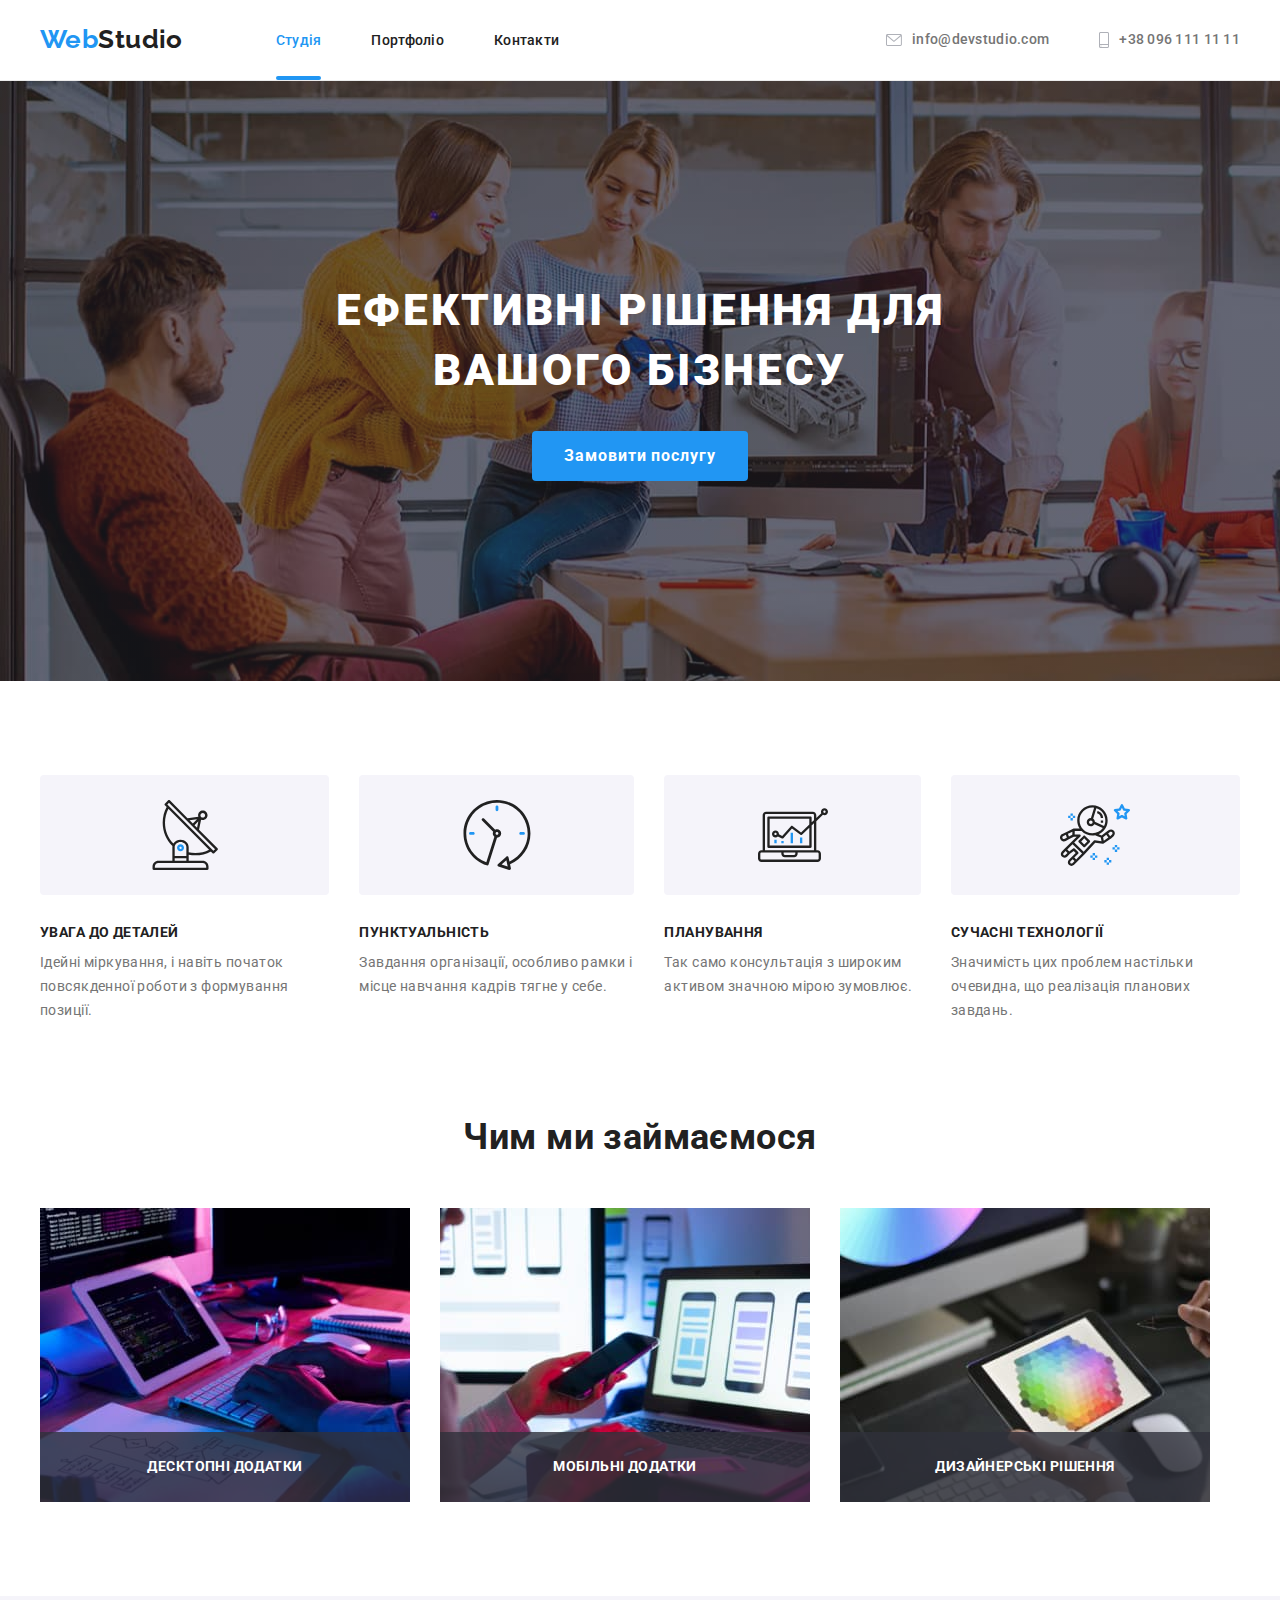
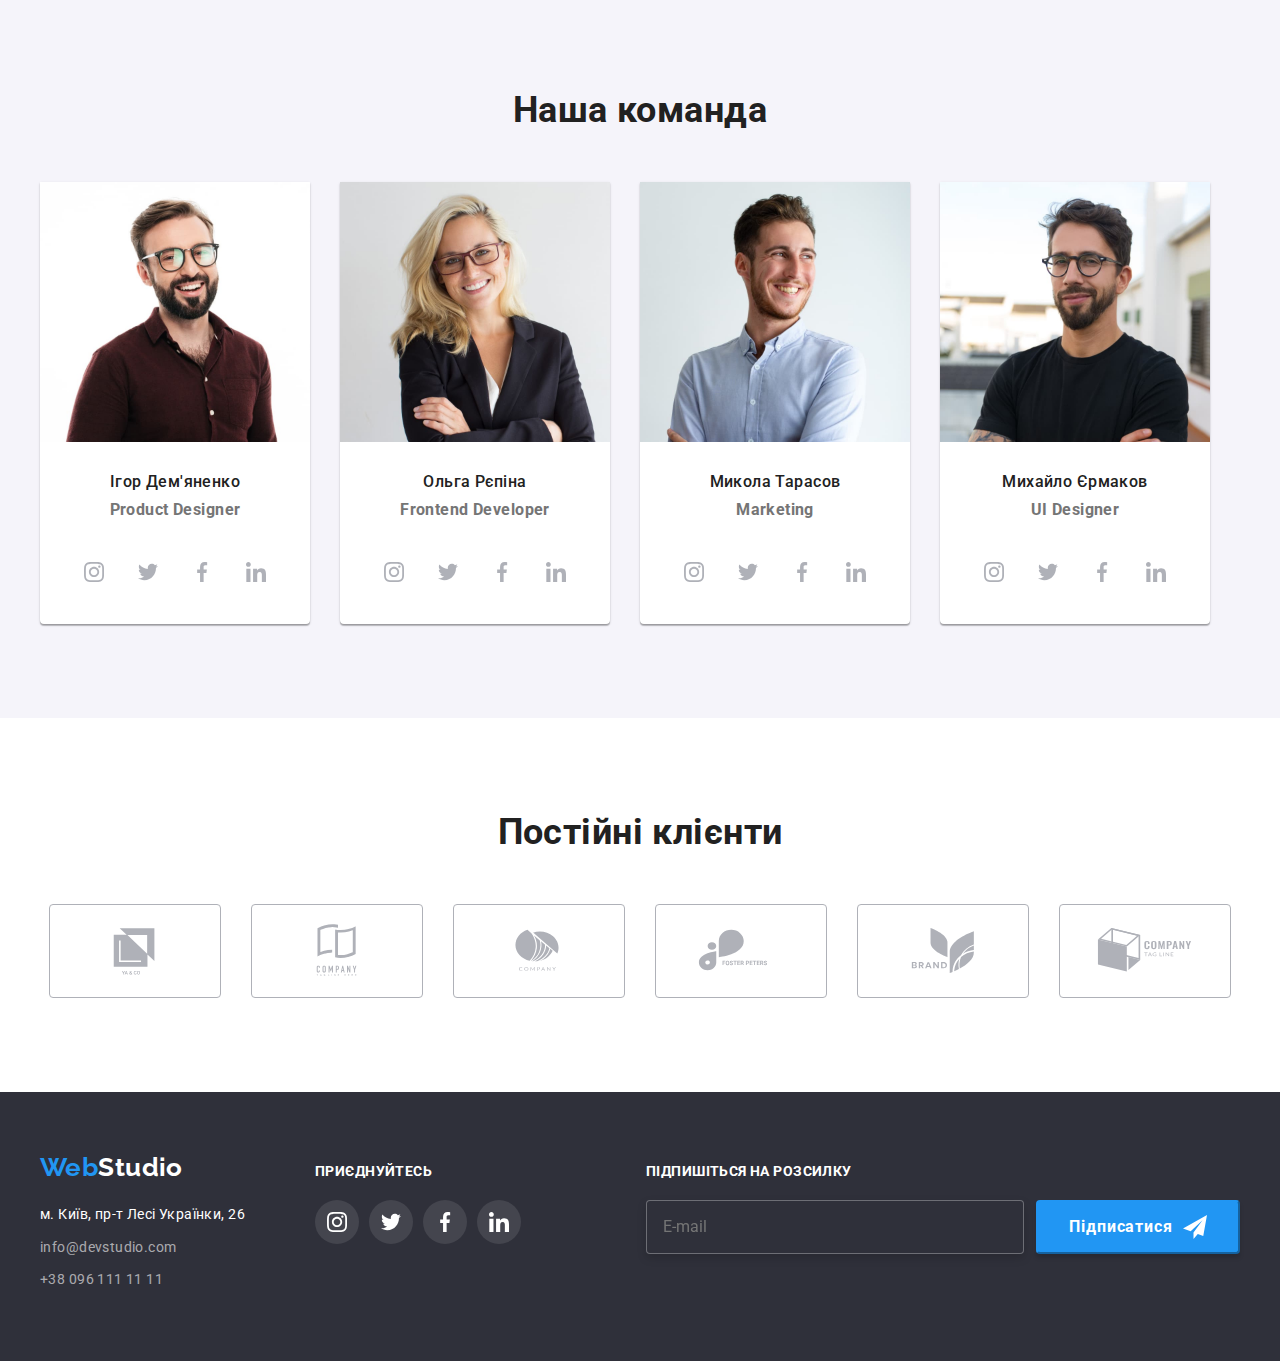
<file: index.html>
<!DOCTYPE html>
    <html lang="uk"> 
        <head>
            <meta charset="UTF-8" >
            <meta http-equiv="X-UA-Compatible" content="IE=edge" >
            <meta name="viewport" content="width=device-width, initial-scale=1.0" >
            <meta name="description" content="WebStudio" >
            <title>WebStudio</title>

            <link rel="preconnect" href="https://fonts.googleapis.com">
            <link rel="preconnect" href="https://fonts.gstatic.com" crossorigin>
            <link href="https://fonts.googleapis.com/css2?family=Raleway:wght@700&family=Roboto:wght@400;500;700;900&display=swap"
                rel="stylesheet">

            <link rel="stylesheet" href="./css/main.min.css">
        </head>        
        <body class="page">
            <header class="header">
                <div class="container container-nav">
                    <nav class="nav">
                        <a class="nav__logo-link" href="./index.html" target="_blank" rel="noopener noreferrer"><span
                                class="nav__span-header">Web</span>Studio</a>
                        <ul class="nav__list">
                            <li class="nav__item">
                                <a class="nav__link current" href="./index.html" target="_blank" rel="noopener noreferrer">Студія</a>
                            </li>
                            <li class="nav__item">
                                <a class="nav__sublink" href="./portfolio.html" target="_blank"
                                    rel="noopener noreferrer">Портфоліо</a>
                            </li>
                            <li class="nav__item">
                                <a class="nav__link-contacts" href="./index.html" target="_blank" rel="noopener noreferrer">Контакти</a>
                            </li>
                        </ul>
                    </nav>
                    <ul class="group">
                        <li class="group__item">
                            <a class="group__link" href="mailto:info@devstudio.com">
                                <svg class="group__icon">
                                    <use href="./images/symbol-defs.svg#icon-mail"></use>
                                </svg>
                                info@devstudio.com
                            </a>
                        </li>
                        <li class="group__item">
                            <a class="group__sublink" href="tel:++380961111111">
                                <svg class="group__subicon">
                                    <use href="./images/symbol-defs.svg#icon-tel"></use>
                                </svg>
                                +38 096 111 11 11
                            </a>
                        </li>
                    </ul>
                </div>
            </header>
        <main>
            <section class="section-hero">
                <div class="container">
                    <h1 class="section-hero__title">Ефективні рішення для вашого бізнесу</h1>
                    <button class="section-hero__btn" type="button" data-modal-open>Замовити послугу</button>
                </div>
            </section>
                <section class="section-benefits">
                    <div class="container">
                        <h2 hidden class="section-benefits__title">Перелік переваг WebStudio</h2>
                        <ul class="section-benefits__list">
                            <li class="section-benefits__item">
                                <div class="section-benefits__svg-benefits">
                                    <svg class="section-benefits__icon">
                                        <use href="./images/symbol-defs.svg#icon-antena"></use>
                                    </svg>
                                </div>
                                <h3 class="section-benefits__subtitle">Увага до деталей</h3>
                                <p class="section-benefits__text">Ідейні міркування, і навіть початок повсякденної роботи з формування позиції.
                                </p>
                            </li>
                            <li class="section-benefits__item">
                                <div class="section-benefits__svg-benefits">
                                    <svg class="section-benefits__icon">
                                        <use href="./images/symbol-defs.svg#icon-clock"></use>
                                    </svg>
                                </div>
                                <h3 class="section-benefits__subtitle">Пунктуальність</h3>
                                <p class="section-benefits__text">Завдання організації, особливо рамки і місце навчання кадрів тягне у себе.</p>
                            </li>
                            <li class="section-benefits__item">
                                <div class="section-benefits__svg-benefits">
                                    <svg class="section-benefits__icon">
                                        <use href="./images/symbol-defs.svg#icon-vector"></use>
                                    </svg>
                                </div>
                                <h3 class="section-benefits__subtitle">Планування</h3>
                                <p class="section-benefits__text">Так само консультація з широким активом значною мірою зумовлює.</p>
                            </li>
                            <li class="section-benefits__item">
                                <div class="section-benefits__svg-benefits">
                                    <svg class="section-benefits__icon">
                                        <use href="./images/symbol-defs.svg#icon-space"></use>
                                    </svg>
                                </div>
                                <h3 class="section-benefits__subtitle">Сучасні технології</h3>
                                <p class="section-benefits__text">Значимість цих проблем настільки очевидна, що реалізація планових завдань.</p>
                            </li>
                        </ul>
                    </div>
                </section>
            <section class="section-logo section">
                <div class="container">
                    <h2 class="section-logo__title">Чим ми займаємося</h2>
                    <ul class="section-logo__list">
                        <li class="section-logo__item">
                            <img class="section-logo__img" src="./images/tablet.jpg" alt="Tablet" width="370" height="294" >
                            <div class="section-logo__desc">
                                <p class="section-logo__text">Десктопні додатки</p>
                            </div>
                        </li>
                        <li class="section-logo__item">
                            <img class="section-logo__img" src="./images/notebook.jpg" alt="Notebook" width="370" height="294" >
                            <div class="section-logo__desc">
                                <p class="section-logo__text">Мобільні додатки</p>
                            </div>
                        </li>
                        <li class="section-logo__item">
                            <img class="section-logo__img" src="./images/tablet-2.jpg" alt="Tablet-2" width="370" height="294" >
                            <div class="section-logo__desc">
                                <p class="section-logo__text">Дизайнерські рішення</p>
                            </div>
                        </li>
                    </ul>
                </div>
            </section>
            <section class="section section-team">
                <div class="container">
                    <h2 class="section-team__title">Наша команда</h2>
                    <ul class="section-team__list">
                        <li class="section-team__item">
                            <img class="section-team__img" src="./images/product-designer.jpg" alt="Product Designer" width="270" height="260" >
                            <h3 class="section-team__name">Ігор Дем'яненко</h3>
                            <p class="section-team__text">Product Designer</p>
                            <ul class="team-socialweb">
                                <li class="team-socialweb__item">
                                    <a class="team-socialweb__link" href="">
                                        <svg class="team-socialweb__logo">
                                            <use href="./images/symbol-defs.svg#icon-instagram"></use>
                                        </svg>
                                </a>
                                </li>
                                <li class="team-socialweb__item">
                                    <a class="team-socialweb__link" href="">
                                        <svg class="team-socialweb__logo">
                                            <use href="./images/symbol-defs.svg#icon-twitter"></use>
                                        </svg>
                                    </a>
                                </li>
                                <li class="team-socialweb__item">
                                    <a class="team-socialweb__link" href="">
                                        <svg class="team-socialweb__logo">
                                            <use href="./images/symbol-defs.svg#icon-facebook"></use>
                                        </svg>
                                    </a>
                                </li>
                                <li class="team-socialweb__item">
                                    <a class="team-socialweb__link" href="">
                                        <svg class="team-socialweb__logo">
                                            <use href="./images/symbol-defs.svg#icon-linkedin"></use>
                                        </svg>
                                    </a>
                                </li>
                            </ul>
                        </li>
                        <li class="section-team__item">
                            <img class="section-team__img" src="./images/frontend-developer.jpg" alt="Frontend Developer" width="270" height="260" >
                            <h3 class="section-team__name">Ольга Рєпіна</h3>
                            <p class="section-team__text">Frontend Developer</p>
                            <ul class="team-socialweb">
                                <li class="team-socialweb__item">
                                    <a class="team-socialweb__link" href="">
                                        <svg class="team-socialweb__logo">
                                            <use href="./images/symbol-defs.svg#icon-instagram"></use>
                                        </svg>
                                    </a>
                                </li>
                                <li class="team-socialweb__item">
                                    <a class="team-socialweb__link" href="">
                                        <svg class="team-socialweb__logo">
                                            <use href="./images/symbol-defs.svg#icon-twitter"></use>
                                        </svg>
                                    </a>
                                </li>
                                <li class="team-socialweb__item">
                                    <a class="team-socialweb__link" href="">
                                        <svg class="team-socialweb__logo">
                                            <use href="./images/symbol-defs.svg#icon-facebook"></use>
                                        </svg>
                                    </a>
                                </li>
                                <li class="team-socialweb__item">
                                    <a class="team-socialweb__link" href="">
                                        <svg class="team-socialweb__logo">
                                            <use href="./images/symbol-defs.svg#icon-linkedin"></use>
                                        </svg>
                                    </a>
                                </li>
                            </ul>
                        </li>
                        <li class="section-team__item">
                            <img class="section-team__img" src="./images/marketing.jpg" alt="Marketing" width="270" height="260" >
                            <h3 class="section-team__name">Микола Тарасов</h3>
                            <p class="section-team__text">Marketing</p>
                            <ul class="team-socialweb">
                                <li class="team-socialweb__item">
                                    <a class="team-socialweb__link" href="">
                                        <svg class="team-socialweb__logo">
                                            <use href="./images/symbol-defs.svg#icon-instagram"></use>
                                        </svg>
                                    </a>
                                </li>
                                <li class="team-socialweb__item">
                                    <a class="team-socialweb__link" href="">
                                        <svg class="team-socialweb__logo">
                                            <use href="./images/symbol-defs.svg#icon-twitter"></use>
                                        </svg>
                                    </a>
                                </li>
                                <li class="team-socialweb__item">
                                    <a class="team-socialweb__link" href="">
                                        <svg class="team-socialweb__logo">
                                            <use href="./images/symbol-defs.svg#icon-facebook"></use>
                                        </svg>
                                    </a>
                                </li>
                                <li class="team-socialweb__item">
                                    <a class="team-socialweb__link" href="">
                                        <svg class="team-socialweb__logo">
                                            <use href="./images/symbol-defs.svg#icon-linkedin"></use>
                                        </svg>
                                    </a>
                                </li>
                            </ul>
                        </li>
                        <li class="section-team__item">
                            <img class="section-team__img" src="./images/ui-designer.jpg" alt="UI Designer" width="270" height="260" >
                            <h3 class="section-team__name">Михайло Єрмаков</h3>
                            <p class="section-team__text">UI Designer</p>
                            <ul class="team-socialweb">
                                <li class="team-socialweb__item">
                                    <a class="team-socialweb__link" href="">
                                        <svg class="team-socialweb__logo">
                                            <use href="./images/symbol-defs.svg#icon-instagram"></use>
                                        </svg>
                                    </a>
                                </li>
                                <li class="team-socialweb__item">
                                    <a class="team-socialweb__link" href="">
                                        <svg class="team-socialweb__logo">
                                            <use href="./images/symbol-defs.svg#icon-twitter"></use>
                                        </svg>
                                    </a>
                                </li>
                                <li class="team-socialweb__item">
                                    <a class="team-socialweb__link" href="">
                                        <svg class="team-socialweb__logo">
                                            <use href="./images/symbol-defs.svg#icon-facebook"></use>
                                        </svg>
                                    </a>
                                </li>
                                <li class="team-socialweb__item">
                                    <a class="team-socialweb__link" href="">
                                        <svg class="team-socialweb__logo">
                                            <use href="./images/symbol-defs.svg#icon-linkedin"></use>
                                        </svg>
                                    </a>
                                </li>
                            </ul>
                        </li>
                    </ul>
                </div>
            </section>
            <section class="section-clients section">
                <div class="container">
                    <h2 class="section-clients__title">Постійні клієнти</h2>
                    <ul class="section-clients__list">
                        <li class="section-clients__item">
                        <a class="section-clients__link" href="" target="_blank" aria-label="YA&CO">
                            <svg class="section-clients__logo">
                                <use href="./images/symbol-defs.svg#icon-logo-1"></use>
                            </svg>
                        </a>
                        </li>
                        <li class="section-clients__item">
                            <a class="section-clients__link" href="" target="_blank" aria-label="Company-1">
                            <svg class="section-clients__logo">
                                <use href="./images/symbol-defs.svg#icon-logo-2"></use>
                            </svg>
                            </a>
                        </li>
                        <li class="section-clients__item">
                            <a class="section-clients__link" href="" target="_blank" aria-label="Company-2">
                            <svg class="section-clients__logo">
                                <use href="./images/symbol-defs.svg#icon-logo-3"></use>
                            </svg>
                            </a>
                        </li>
                        <li class="section-clients__item">
                            <a class="section-clients__link" href="" target="_blank" aria-label="Foster">
                            <svg class="section-clients__logo">
                                <use href="./images/symbol-defs.svg#icon-logo-4"></use>
                            </svg>
                            </a>
                        </li>
                        <li class="section-clients__item">
                            <a class="section-clients__link" href="" target="_blank" aria-label="Brand">
                            <svg class="section-clients__logo">
                                <use href="./images/symbol-defs.svg#icon-logo-5"></use>
                            </svg>
                            </a>
                        </li>
                        <li class="section-clients__item">
                            <a class="section-clients__link" href="" target="_blank" aria-label="Company-3">
                            <svg class="section-clients__logo">
                                <use href="./images/symbol-defs.svg#icon-logo-6"></use>
                        </svg>
                            </a>
                        </li>
                    </ul>
                </div>
            </section>
        </main>
        <footer class="footer">
            <div class="container container-footer">
                <div class="footer-contacts">
                    <a class="footer-contacts__mainlink" href="./index.html" target="_blank" rel="noopener noreferrer"><span
                    class="footer-contacts__span">Web</span>Studio</a>
                    <address class="footer-contacts__address">
                        <ul class="footer-contacts__list">
                            <li class="footer-contacts__item">
                                <a class="footer-contacts__link footer-contacts__link-map" href="https://goo.gl/maps/ZnZHbX39ZZnHWCeP8" target="_blank"
                                    rel="noopener no referrer">м. Київ, пр-т Лесі Українки, 26
                                </a>
                            </li>
                            <li class="footer-contacts__item">
                                <a class="footer-contacts__link footer-contacts__link-mail" href="mailto:info@devstudio.com">info@devstudio.com</a>
                            </li>
                            <li class="footer-contacts__item">
                                <a class="footer-contacts__link footer-contacts__link-tel" href="tel:+380961111111">+38 096 111 11 11</a>
                            </li>
                        </ul>
                    </address>
                </div>
            <div class="footer-social-webs">
                <p class="footer-social-webs__text">приєднуйтесь</p>
                <ul class="footer-social-webs__list">
                    <li class="footer-social-webs__item">
                        <a class="footer-social-webs__link" href="" target="_blank" aria-label="Instagram">
                        <svg class="footer-social-webs__icon">
                            <use href="./images/symbol-defs.svg#icon-instagram"></use>
                        </svg>
                    </a>
                    </li>
                    <li class="footer-social-webs__item">
                        <a class="footer-social-webs__link" href="" target="_blank" aria-label="Twitter">
                        <svg class="footer-social-webs__icon">
                            <use href="./images/symbol-defs.svg#icon-twitter"></use>
                        </svg>
                        </a>
                    </li>
                    <li class="footer-social-webs__item">
                        <a class="footer-social-webs__link" href="" target="_blank" aria-label="Facebook">
                        <svg class="footer-social-webs__icon">
                            <use href="./images/symbol-defs.svg#icon-facebook"></use>
                        </svg>
                        </a>
                    </li>
                    <li class="footer-social-webs__item">
                        <a class="footer-social-webs__link" href="" target="_blank" aria-label="Linkedin">
                        <svg class="footer-social-webs__icon">
                            <use href="./images/symbol-defs.svg#icon-linkedin"></use>
                        </svg>
                        </a>
                    </li>
                </ul>
            </div>
            <div class="footer-btn">
            <p class="footer-btn__text">Підпишіться на розсилку</p>     
            <form class="footer-btn__form">
                <label>
                    <input class="footer-btn__input" type="text" name="Email-footer" placeholder="E-mail">
                </label>
                <button class="footer-btn__button" type="submit">Підписатися
                    <svg class="footer-btn__svg">
                        <use href="./images/symbol-defs.svg#icon-telegram">
                        </use>
                    </svg>
                </button>
                </form>
            </div>
            </div>
        </footer>
        <div class="backdrop is-hidden" data-modal>
            <div class="modal">
                <button class="modal__button-close" data-modal-close>
                    <svg class="modal__svg-close">
                        <use href="./images/symbol-defs.svg#icon-close"></use>
                    </svg>
                </button>
                <div class="modal-form">
                <p class="modal-form__title">Залиште свої дані, ми вам передзвонимо</p>
                    <form class="aa">
                        <label class="modal-form__label">
                            Ім'я
                            <input class="modal-form__input" type="text" name="username" autofocus >
                        <svg class="modal-form__icon">
                            <use class="modal-form__icon" href="./images/symbol-defs.svg#icon-person-modal">
                            </use>
                        </svg>   
                        </label>
                        <label class="modal-form__label">
                            Телефон
                            <input class="modal-form__input" type="text" name="number" >
                        <svg class="modal-form__icon">
                            <use class="modal-form__icon" href="./images/symbol-defs.svg#icon-phone-modal">
                            </use>
                        </svg>
                        </label>
                        <label class="modal-form__label">
                            Пошта
                            <input class="modal-form__input" type="text" name="mail" >
                        <svg class="modal-form__icon">
                            <use class="modal-form__icon" href="./images/symbol-defs.svg#icon-email-modal">
                            </use>
                        </svg>
                        </label>
                        <label class="modal-form__label-textarea">
                            Коментар
                            <textarea class="modal-form__textarea" name="feedback" placeholder="Введіть текст"></textarea>
                        </label>
                        <div class="modal-checkbox">
                        <label class="modal-checkbox__label">
                            <input class="modal-checkbox__input visually-hidden" type="checkbox" name="terms" value="yes" >
                            <svg class="modal-checkbox__icons-check">
                            <use class="modal-checkbox__icon-uncheck" href="./images/symbol-defs.svg#icon-uncheck"></use>
                            <use class="modal-checkbox__icon-check" href="./images/symbol-defs.svg#icon-check"></use>
                            </svg>
                            <span class="modal-checkbox__span">Погоджуюся з розсилкою та приймаю </span><a class="modal-checkbox__link-terms" href="" target="_blank" rel="noopener noreferrer"> Умови
                                договору</a>
                        </label>
                    <div class="modal-checkbox">
                    <button class="modal__btn" type="submit">Відправити
                    </button>
                    </div>
                    </div>
                    </form>
                </div>
            </div>
            <script src="./js/modal.js"></script>
        </div>
        </body>
    </html>
</file>
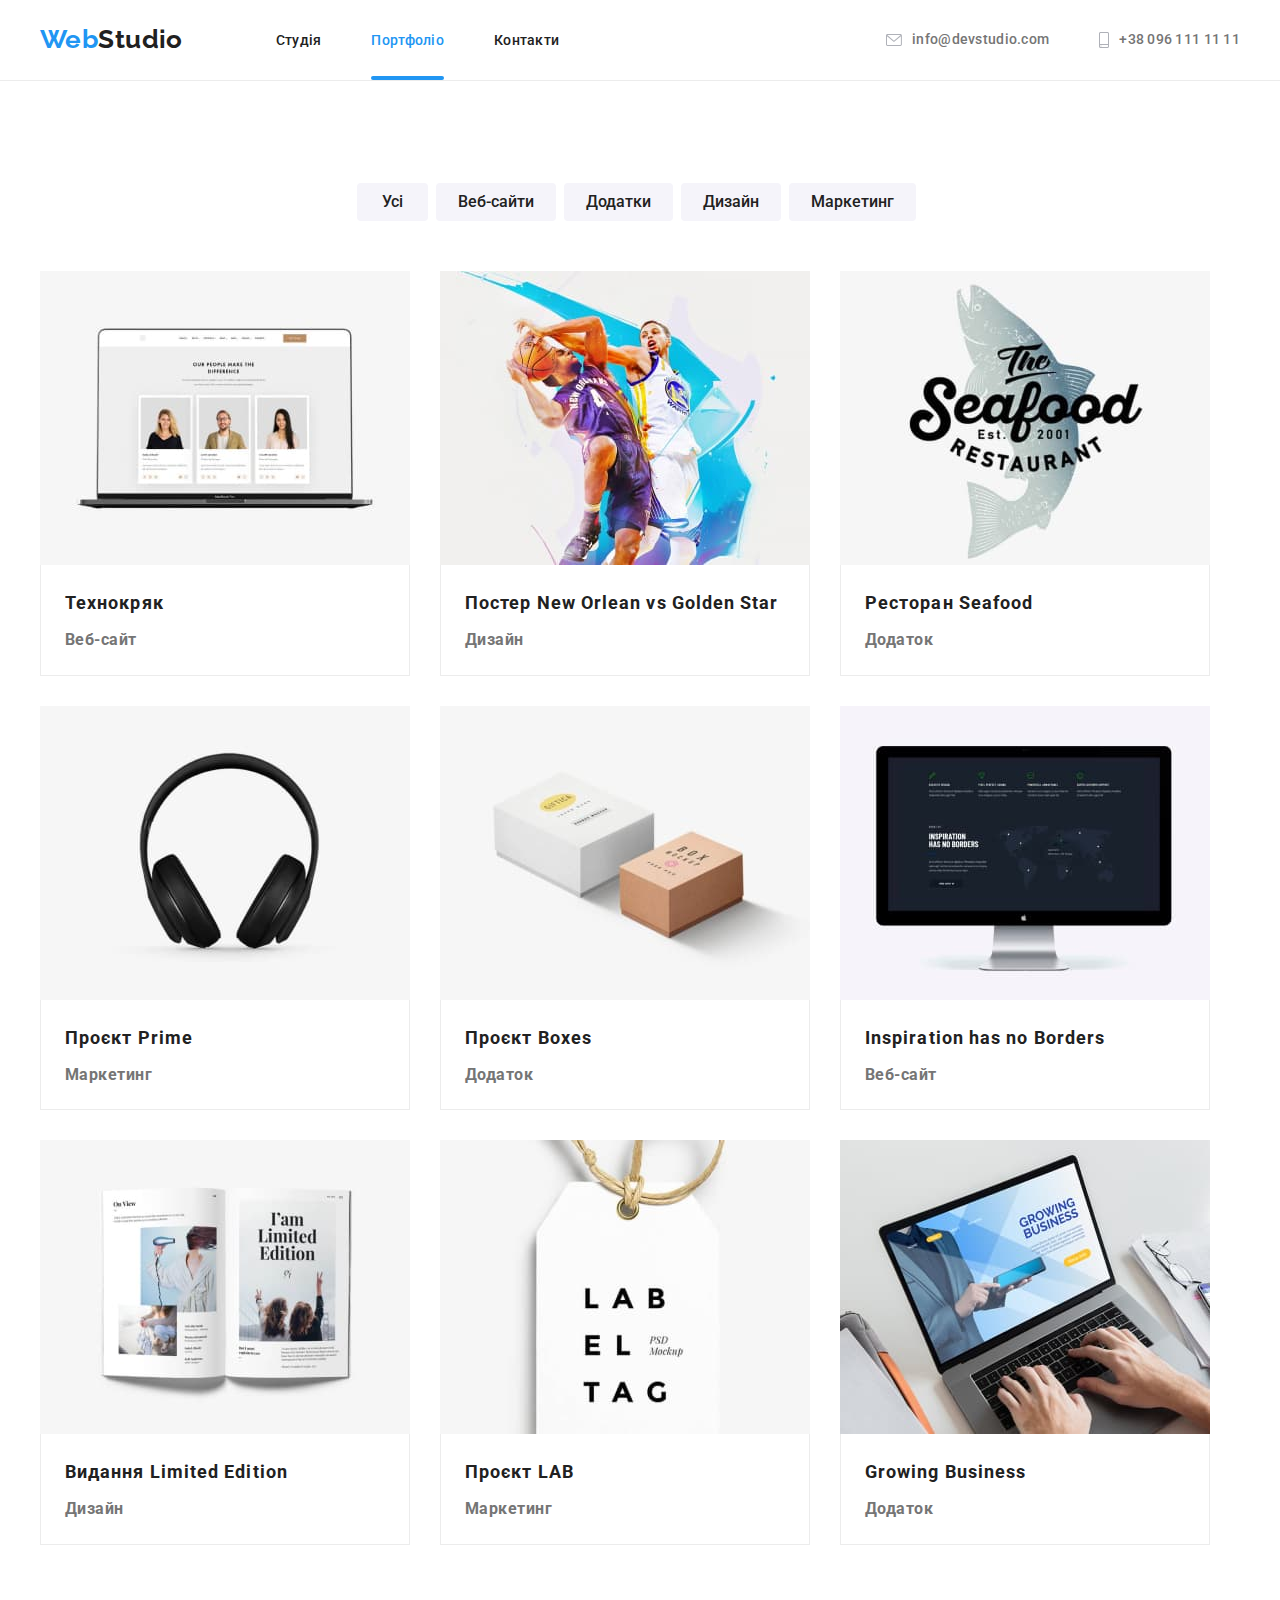
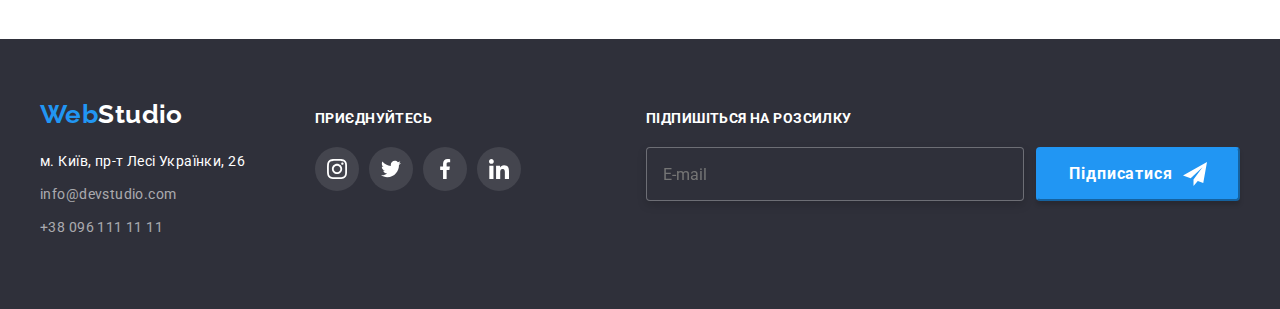
<file: portfolio.html>
<!DOCTYPE html>
    <html lang="uk">
        <head>
            <meta charset="UTF-8" >
            <meta http-equiv="X-UA-Compatible" content="IE=edge" >
            <meta name="viewport" content="width=device-width, initial-scale=1.0" >
            <meta name="description" content="WebStudio" >
            <title>WebStudio</title>
            
            <link rel="preconnect" href="https://fonts.googleapis.com">
            <link rel="preconnect" href="https://fonts.gstatic.com" crossorigin>
            <link href="https://fonts.googleapis.com/css2?family=Raleway:wght@700&family=Roboto:wght@400;500;700;900&display=swap"
                rel="stylesheet">

            <link rel="stylesheet" href="./css/main.min.css">
</head>
<body class="page">
    <header class="header">
        <div class="container container-nav">
            <nav class="nav">
                <a class="nav__logo-link" href="./index.html" target="_blank" rel="noopener noreferrer"><span
                        class="nav__span-header">Web</span>Studio</a>
                <ul class="nav__list">
                    <li class="nav__item">
                        <a class="nav__link" href="./index.html" target="_blank"
                            rel="noopener noreferrer">Студія</a>
                    </li>
                    <li class="nav__item">
                        <a class="nav__sublink current" href="./portfolio.html" target="_blank"
                            rel="noopener noreferrer">Портфоліо</a>
                    </li>
                    <li class="nav__item">
                        <a class="nav__link-contacts" href="./index.html" target="_blank"
                            rel="noopener noreferrer">Контакти</a>
                    </li>
                </ul>
            </nav>
            <ul class="group">
                <li class="group__item">
                    <a class="group__link" href="mailto:info@devstudio.com">
                        <svg class="group__icon">
                            <use href="./images/symbol-defs.svg#icon-mail"></use>
                        </svg>
                        info@devstudio.com
                    </a>
                </li>
                <li class="group__item">
                    <a class="group__sublink" href="tel:++380961111111">
                        <svg class="group__subicon">
                            <use href="./images/symbol-defs.svg#icon-tel"></use>
                        </svg>
                        +38 096 111 11 11
                    </a>
                </li>
            </ul>
        </div>
    </header>
    <main>
        <section class="section">
            <div class="container">
                <h1 hidden class="section__title">Перелік кнопок навігації сторінки</h1>
                <ul class="buttons__list">
                    <li class="buttons__item">
                        <button class="buttons__hero-btn" type="button">Усі</button>
                    </li>
                    <li class="buttons__item">
                        <button class="buttons__btn" type="button">Веб-сайти</button>
                    </li>
                    <li class="buttons__item">
                        <button class="buttons__btn" type="button">Додатки</button>
                    </li>
                    <li class="buttons__item">
                        <button class="buttons__btn" type="button">Дизайн</button>
                    </li>
                    <li class="buttons__item">
                        <button class="buttons__btn" type="button">Маркетинг</button>
                    </li>
                </ul>
                <ul class="section-cards">
                    <li class="section-cards__item">
                        <a class="section-cards__link" href="" target="_blank" rel="noopener noreferrer">
                            <div class="card-thumb">
                                <img class="section-cards__img" src="./images/logo-project-1.jpg" alt="Лого проекту 1" width="370" height="294">
                            <div class="card-item">
                            <p class="section-cards__hidden-text">Ресурс пропонує комплексні пропозиції з різним рівнем функціоналу та сервісів. Все це дозволить
                                відвідувачу отримати вичерпні відомості про компанію чи приватну особу.</p>
                            </div>
                            </div>
                            <div class="card">
                                <h2 class="section-cards__subtitle">Технокряк</h2>
                                <p class="section-cards__text">Веб-сайт</p>
                            </div>
                        </a>
                    </li>
                    <li class="section-cards__item">
                        <a class="section-cards__link" href="" target="_blank" rel="noopener noreferrer">
                            <div class="card-thumb">
                                <img class="section-cards__img" src="./images/logo-project-2.jpg" alt="Лого проекту 2" width="370" height="294">
                            <div class="card-item">
                                <p class="section-cards__hidden-text">Ресурс пропонує комплексні пропозиції з різним рівнем функціоналу та сервісів. Все це
                                    дозволить
                                    відвідувачу отримати вичерпні відомості про компанію чи приватну особу.</p>
                            </div>
                            </div>
                                <div class="card">
                                <h2 class="section-cards__subtitle">Постер New Orlean vs Golden Star</h2>
                                <p class="section-cards__text">Дизайн</p>
                            </div>
                        </a>
                    </li>
                    <li class="section-cards__item">
                        <a class="section-cards__link" href="" target="_blank" rel="noopener noreferrer">
                            <div class="card-thumb">
                                <img class="section-cards__img" src="./images/logo-project-3.jpg" alt="Лого проекту 3" width="370" height="294">
                            <div class="card-item">
                                <p class="section-cards__hidden-text">Ресурс пропонує комплексні пропозиції з різним рівнем функціоналу та сервісів. Все це
                                    дозволить
                                    відвідувачу отримати вичерпні відомості про компанію чи приватну особу.</p>
                            </div>
                            </div>
                                <div class="card">
                                <h2 class="section-cards__subtitle">Ресторан Seafood</h2>
                                <p class="section-cards__text">Додаток</p>
                            </div>
                        </a>
                    </li>
                    <li class="section-cards__item">
                        <a class="section-cards__link" href="" target="_blank" rel="noopener noreferrer">
                            <div class="card-thumb">
                                <img class="section-cards__img" src="./images/logo-project-4.jpg" alt="Лого проекту 4" width="370" height="294">
                            <div class="card-item">
                                <p class="section-cards__hidden-text">Ресурс пропонує комплексні пропозиції з різним рівнем функціоналу та сервісів. Все це
                                    дозволить
                                    відвідувачу отримати вичерпні відомості про компанію чи приватну особу.</p>
                            </div>
                            </div>
                                <div class="card">
                                <h2 class="section-cards__subtitle">Проєкт Prime</h2>
                                <p class="section-cards__text">Маркетинг</p>
                            </div>
                        </a>
                    </li>
                    <li class="section-cards__item">
                        <a class="section-cards__link" href="" target="_blank" rel="noopener noreferrer">
                            <div class="card-thumb">
                                <img class="section-cards__img" src="./images/logo-project-5.jpg" alt="Лого проекту 5" width="370" height="294">
                            <div class="card-item">
                                <p class="section-cards__hidden-text">Ресурс пропонує комплексні пропозиції з різним рівнем функціоналу та сервісів. Все це
                                    дозволить
                                    відвідувачу отримати вичерпні відомості про компанію чи приватну особу.</p>
                            </div>
                            </div>
                                <div class="card">
                                <h2 class="section-cards__subtitle">Проєкт Boxes</h2>
                                <p class="section-cards__text">Додаток</p>
                            </div>
                        </a>
                    </li>
                    <li class="section-cards__item">
                        <a class="section-cards__link" href="" target="_blank" rel="noopener noreferrer">
                            <div class="card-thumb">
                                <img class="section-cards__img" src="./images/logo-project-6.jpg" alt="Лого проекту 6" width="370" height="294">
                            <div class="card-item">
                                <p class="section-cards__hidden-text">Ресурс пропонує комплексні пропозиції з різним рівнем функціоналу та сервісів. Все це
                                    дозволить
                                    відвідувачу отримати вичерпні відомості про компанію чи приватну особу.</p>
                            </div>
                            </div>
                                <div class="card">
                                <h2 class="section-cards__subtitle">Inspiration has no Borders</h2>
                                <p class="section-cards__text">Веб-сайт</p>
                            </div>
                        </a>
                    </li>
                    <li class="section-cards__item">
                        <a class="section-cards__link" href="" target="_blank" rel="noopener noreferrer">
                            <div class="card-thumb">
                                <img class="section-cards__img" src="./images/logo-project-7.jpg" alt="Лого проекту 7" width="370" height="294">
                            <div class="card-item">
                                <p class="section-cards__hidden-text">Ресурс пропонує комплексні пропозиції з різним рівнем функціоналу та сервісів. Все це
                                    дозволить
                                    відвідувачу отримати вичерпні відомості про компанію чи приватну особу.</p>
                            </div>
                            </div>
                                <div class="card">
                                <h2 class="section-cards__subtitle">Видання Limited Edition</h2>
                                <p class="section-cards__text">Дизайн</p>
                            </div>
                        </a>
                    </li>
                    <li class="section-cards__item">
                        <a class="section-cards__link" href="" target="_blank" rel="noopener noreferrer">
                            <div class="card-thumb">
                                <img class="section-cards__img" src="./images/logo-project-8.jpg" alt="Лого проекту 8" width="370" height="294">
                            <div class="card-item">
                                <p class="section-cards__hidden-text">Ресурс пропонує комплексні пропозиції з різним рівнем функціоналу та сервісів. Все це
                                    дозволить
                                    відвідувачу отримати вичерпні відомості про компанію чи приватну особу.</p>
                            </div>
                            </div>
                                <div class="card">
                                <h2 class="section-cards__subtitle">Проєкт LAB</h2>
                                <p class="section-cards__text">Маркетинг</p>
                            </div>
                        </a>
                    </li>
                    <li class="section-cards__item">
                        <a class="section-cards__link" href="" target="_blank" rel="noopener noreferrer">
                            <div class="card-thumb">
                                <img class="section-cards__img" src="./images/logo-project-9.jpg" alt="Лого проекту 9" width="370" height="294">
                            <div class="card-item">
                                <p class="section-cards__hidden-text">Ресурс пропонує комплексні пропозиції з різним рівнем функціоналу та сервісів. Все це
                                    дозволить
                                    відвідувачу отримати вичерпні відомості про компанію чи приватну особу.</p>
                            </div>
                            </div>
                                <div class="card">
                                <h2 class="section-cards__subtitle">Growing Business</h2>
                                <p class="section-cards__text">Додаток</p>
                            </div>
                        </a>
                    </li>
                </ul>
            </div>
            </section>
    </main>
            <footer class="footer">
                <div class="container container-footer">
                    <div class="footer-contacts">
                        <a class="footer-contacts__mainlink" href="./index.html" target="_blank" rel="noopener noreferrer"><span
                                class="footer-contacts__span">Web</span>Studio</a>
                        <address class="footer-contacts__address">
                            <ul class="footer-contacts__list">
                                <li class="footer-contacts__item">
                                    <a class="footer-contacts__link footer-contacts__link-map"
                                        href="https://goo.gl/maps/ZnZHbX39ZZnHWCeP8" target="_blank" rel="noopener no referrer">м.
                                        Київ, пр-т Лесі Українки, 26
                                    </a>
                                </li>
                                <li class="footer-contacts__item">
                                    <a class="footer-contacts__link footer-contacts__link-mail"
                                        href="mailto:info@devstudio.com">info@devstudio.com</a>
                                </li>
                                <li class="footer-contacts__item">
                                    <a class="footer-contacts__link footer-contacts__link-tel" href="tel:+380961111111">+38 096 111
                                        11 11</a>
                                </li>
                            </ul>
                        </address>
                    </div>
                    <div class="footer-social-webs">
                        <p class="footer-social-webs__text">приєднуйтесь</p>
                        <ul class="footer-social-webs__list">
                            <li class="footer-social-webs__item">
                                <a class="footer-social-webs__link" href="" target="_blank" aria-label="Instagram">
                                    <svg class="footer-social-webs__icon">
                                        <use href="./images/symbol-defs.svg#icon-instagram"></use>
                                    </svg>
                                </a>
                            </li>
                            <li class="footer-social-webs__item">
                                <a class="footer-social-webs__link" href="" target="_blank" aria-label="Twitter">
                                    <svg class="footer-social-webs__icon">
                                        <use href="./images/symbol-defs.svg#icon-twitter"></use>
                                    </svg>
                                </a>
                            </li>
                            <li class="footer-social-webs__item">
                                <a class="footer-social-webs__link" href="" target="_blank" aria-label="Facebook">
                                    <svg class="footer-social-webs__icon">
                                        <use href="./images/symbol-defs.svg#icon-facebook"></use>
                                    </svg>
                                </a>
                            </li>
                            <li class="footer-social-webs__item">
                                <a class="footer-social-webs__link" href="" target="_blank" aria-label="Linkedin">
                                    <svg class="footer-social-webs__icon">
                                        <use href="./images/symbol-defs.svg#icon-linkedin"></use>
                                    </svg>
                                </a>
                            </li>
                        </ul>
                    </div>
                    <div class="footer-btn">
                        <p class="footer-btn__text">Підпишіться на розсилку</p>
                        <form class="footer-btn__form">
                            <label>
                                <input class="footer-btn__input" type="text" name="Email-footer" placeholder="E-mail" >
                            </label>
                            <button class="footer-btn__button" type="submit">Підписатися
                                <svg class="footer-btn__svg">
                                    <use href="./images/symbol-defs.svg#icon-telegram">
                                    </use>
                                </svg>
                            </button>
                        </form>
                    </div>
                </div>
            </footer>
</body>
</html>
</file>
<file: css/main.min.css>
:root{--main-color: #212121;--secondary-color: #757575;--link-color: #2196f3;--secondarylink-color: #2196f3e6;--background-color: #2f303a;--white-color: #ffffff;--subbackground-color: #f5f4fa;--border-color: #ececec;--subborder-color: #afb1b8;--backgroundminilogo-color: #ffffff1a;--backdrop-color: #00000033;--backgroundtext-color: #30313bcc;--navlink-color: #ffffff99;--input-border-color: #ffffff4d}/*! normalize.css v8.0.1 | MIT License | github.com/necolas/normalize.css */html{line-height:1.15;-webkit-text-size-adjust:100%}body{margin:0}main{display:block}h1{font-size:2em;margin:.67em 0}hr{-webkit-box-sizing:content-box;box-sizing:content-box;height:0;overflow:visible}pre{font-family:monospace,monospace;font-size:1em}a{background-color:rgba(0,0,0,0)}abbr[title]{border-bottom:none;text-decoration:underline;-webkit-text-decoration:underline dotted;text-decoration:underline dotted}b,strong{font-weight:bolder}code,kbd,samp{font-family:monospace,monospace;font-size:1em}small{font-size:80%}sub,sup{font-size:75%;line-height:0;position:relative;vertical-align:baseline}sub{bottom:-0.25em}sup{top:-0.5em}img{border-style:none}button,input,optgroup,select,textarea{font-family:inherit;font-size:100%;line-height:1.15;margin:0}button,input{overflow:visible}button,select{text-transform:none}button,[type=button],[type=reset],[type=submit]{-webkit-appearance:button}button::-moz-focus-inner,[type=button]::-moz-focus-inner,[type=reset]::-moz-focus-inner,[type=submit]::-moz-focus-inner{border-style:none;padding:0}button:-moz-focusring,[type=button]:-moz-focusring,[type=reset]:-moz-focusring,[type=submit]:-moz-focusring{outline:1px dotted ButtonText}fieldset{padding:.35em .75em .625em}legend{-webkit-box-sizing:border-box;box-sizing:border-box;color:inherit;display:table;max-width:100%;padding:0;white-space:normal}progress{vertical-align:baseline}textarea{overflow:auto}[type=checkbox],[type=radio]{-webkit-box-sizing:border-box;box-sizing:border-box;padding:0}[type=number]::-webkit-inner-spin-button,[type=number]::-webkit-outer-spin-button{height:auto}[type=search]{-webkit-appearance:textfield;outline-offset:-2px}[type=search]::-webkit-search-decoration{-webkit-appearance:none}::-webkit-file-upload-button{-webkit-appearance:button;font:inherit}details{display:block}summary{display:list-item}template{display:none}[hidden]{display:none}*,*::after,*::before{-webkit-box-sizing:inherit;box-sizing:inherit}body{font-family:Roboto;letter-spacing:.03em;font-size:14px;color:var(--main-color)}.section{text-align:center;padding-top:94px;padding-bottom:94px;font-weight:700;font-size:36px;line-height:1.16;color:var(--main-color)}h1,h2,h3,h4,h5,h6,p,ul{margin:0;padding:0}img{display:block}.container{padding-left:15px;padding-right:15px;margin-left:auto;margin-right:auto;width:1200px}.header{-webkit-box-orient:vertical;-webkit-box-direction:normal;-ms-flex-direction:column;flex-direction:column;border-bottom:1px solid var(--border-color)}.container-nav{display:-webkit-box;display:-ms-flexbox;display:flex}.nav,.nav__list{display:-webkit-box;display:-ms-flexbox;display:flex;-webkit-box-align:center;-ms-flex-align:center;align-items:center;list-style-type:none}.nav__span-header{font-size:26px;color:var(--link-color)}.nav__link,.nav__sublink,.group__link{margin-right:50px;-webkit-transition-duration:250ms;transition-duration:250ms;-webkit-transition-timing-function:cubic-bezier(0.4, 0, 0.2, 1);transition-timing-function:cubic-bezier(0.4, 0, 0.2, 1)}.nav__link:focus,.nav__link:hover,.nav__sublink:focus,.nav__sublink:hover,.nav__link-contacts:hover,.nav__link-contacts:focus,.group__link:hover,.group__link:focus,.group__sublink:hover,.group__sublink:focus{color:var(--link-color)}.nav__logo-link{margin-right:93px;padding-top:24px;padding-bottom:25px;font-family:"Raleway";font-weight:700;font-size:26px;line-height:1.19;color:var(--main-color);text-decoration:none}.nav__link,.nav__sublink,.nav__link-contacts{padding:32px 0px 32px 0px;font-weight:500;line-height:1.14;letter-spacing:.02em;color:var(--main-color);text-decoration:none;-webkit-transition-duration:250ms;transition-duration:250ms;-webkit-transition-timing-function:cubic-bezier(0.4, 0, 0.2, 1);transition-timing-function:cubic-bezier(0.4, 0, 0.2, 1)}.current{position:relative;color:var(--link-color)}.current::after{content:"";position:absolute;display:block;bottom:0;width:100%;height:4px;background-color:var(--link-color);border-radius:2px}.group{display:-webkit-box;display:-ms-flexbox;display:flex;-webkit-box-align:center;-ms-flex-align:center;align-items:center;margin-left:auto;list-style-type:none}.group__link,.group__sublink{display:-webkit-box;display:-ms-flexbox;display:flex;-webkit-box-align:center;-ms-flex-align:center;align-items:center;padding:32px 0px 32px 0px;font-weight:500;line-height:1.14;letter-spacing:.02em;text-decoration:none;color:var(--secondary-color);-webkit-transition-duration:250ms;transition-duration:250ms;-webkit-transition-timing-function:cubic-bezier(0.4, 0, 0.2, 1);transition-timing-function:cubic-bezier(0.4, 0, 0.2, 1)}.group__icon,.group__subicon{margin-right:10px;width:16px;height:12px;cursor:pointer;fill:var(--subborder-color);-webkit-transition-duration:250ms;transition-duration:250ms;-webkit-transition-timing-function:cubic-bezier(0.4, 0, 0.2, 1);transition-timing-function:cubic-bezier(0.4, 0, 0.2, 1)}.group__subicon{margin-right:10px;width:10px;height:16px;cursor:pointer;fill:var(--subborder-color)}.group__link:hover .group__icon,.group__link:focus .group__icon,.group__sublink:hover .group__subicon,.group__sublink:focus .group__subicon{fill:currentColor}.section-hero{padding:200px 0px;margin-left:auto;margin-right:auto;text-align:center;max-width:1600px;background:var(--background-color);background-image:-webkit-gradient(linear, left top, left bottom, from(rgba(47, 48, 58, 0.4)), to(rgba(47, 48, 58, 0.4))),url(../images/hero-img.jpg);background-image:linear-gradient(rgba(47, 48, 58, 0.4), rgba(47, 48, 58, 0.4)),url(../images/hero-img.jpg);background-size:cover}.section-hero__title{-webkit-box-align:center;-ms-flex-align:center;align-items:center;margin:auto;margin-bottom:30px;width:696px;font-weight:900;font-size:44px;line-height:1.36;letter-spacing:.06em;text-transform:uppercase;color:var(--white-color)}.section-hero__btn{padding:10px 32px 10px 32px;font-family:inherit;font-weight:700;font-size:16px;line-height:1.88;letter-spacing:.06em;border:0ch;border-radius:4px;background-color:var(--link-color);color:var(--white-color);cursor:pointer}.section-benefits{padding-top:94px;padding-bottom:94px}.section-benefits__list{display:-webkit-box;display:-ms-flexbox;display:flex;gap:30px;list-style-type:none}.section-benefits__svg-benefits{display:-webkit-box;display:-ms-flexbox;display:flex;-webkit-box-align:center;-ms-flex-align:center;align-items:center;-webkit-box-pack:center;-ms-flex-pack:center;justify-content:center;margin-bottom:30px;border-radius:4px;height:120px;background-color:var(--subbackground-color)}.section-benefits__icon{width:70px;height:70px}.section-benefits__subtitle{margin-bottom:10px;font-size:14px;font-weight:700;line-height:1.14;text-transform:uppercase;color:var(--main-color)}.section-benefits__text{line-height:1.71;color:var(--secondary-color)}.section-logo{padding-top:0}.section-logo__title{text-align:center;margin-bottom:50px;font-weight:700;font-size:36px;line-height:1.16;color:var(--main-color)}.section-logo__list{display:-webkit-box;display:-ms-flexbox;display:flex;gap:30px;list-style-type:none}.section-logo__item{position:relative}.section-logo__img{position:relative;display:block;max-width:100%;height:auto}.section-logo__desc{display:-webkit-box;display:-ms-flexbox;display:flex;bottom:0;-webkit-box-align:center;-ms-flex-align:center;align-items:center;-webkit-box-pack:center;-ms-flex-pack:center;justify-content:center;position:absolute;width:370px;height:70px;background-color:var(--backgroundtext-color)}.section-logo__text{text-align:center;font-weight:700;font-size:14px;line-height:1.14;text-transform:uppercase;color:var(--white-color);cursor:default;-webkit-user-select:none;-moz-user-select:none;-ms-user-select:none;user-select:none}.section-team{background-color:var(--subbackground-color)}.section-team__list{display:-webkit-box;display:-ms-flexbox;display:flex;gap:30px;list-style-type:none}.section-team__title{margin-bottom:50px;text-align:center;font-weight:700;font-size:36px;line-height:1.16;color:var(--main-color)}.section-team__name{text-align:center;margin-bottom:10px;font-weight:500;font-size:16px;line-height:1.19;color:var(--main-color)}.section-team__text{text-align:center;margin-bottom:10px;margin-bottom:30px;font-size:16px;line-height:1.18;color:var(--secondary-color)}.section-team__img{margin-bottom:30px}.section-team__item{background:var(--white-color);-webkit-box-shadow:0px 1px 3px rgba(0,0,0,.12),0px 1px 1px rgba(0,0,0,.14),0px 2px 1px rgba(0,0,0,.2);box-shadow:0px 1px 3px rgba(0,0,0,.12),0px 1px 1px rgba(0,0,0,.14),0px 2px 1px rgba(0,0,0,.2);border-radius:0px 0px 4px 4px}.team-socialweb{display:-webkit-box;display:-ms-flexbox;display:flex;-webkit-box-pack:center;-ms-flex-pack:center;justify-content:center;margin-bottom:30px;gap:10px;list-style-type:none}.team-socialweb__link{display:-webkit-box;display:-ms-flexbox;display:flex;-webkit-box-align:center;-ms-flex-align:center;align-items:center;-webkit-box-pack:center;-ms-flex-pack:center;justify-content:center;width:100%;height:100%;border-color:rgba(0,0,0,0);-webkit-transition-duration:250ms;transition-duration:250ms;-webkit-transition-timing-function:cubic-bezier(0.4, 0, 0.2, 1);transition-timing-function:cubic-bezier(0.4, 0, 0.2, 1)}.team-socialweb__link:hover{background-color:var(--link-color);border-radius:50%}.socialweb-item{cursor:pointer}.socialweb-item:focus,.socialweb-item:hover{color:var(--link-color)}.team-socialweb__item{width:44px;height:44px;background-color:var(--white-color);border-radius:50%;cursor:pointer}.team-socialweb__item:hover,.team-socialweb__item:focus{color:var(--link-color)}.team-socialweb__item:hover .team-socialweb__logo,.team-socialweb__item:focus .team-socialweb__logo{fill:var(--white-color)}.team-socialweb__logo{width:20px;height:20px;fill:var(--subborder-color);-webkit-transition-duration:250ms;transition-duration:250ms;-webkit-transition-timing-function:cubic-bezier(0.4, 0, 0.2, 1);transition-timing-function:cubic-bezier(0.4, 0, 0.2, 1)}.team-socialweb__logo:hover{fill:var(--white-color);background-color:var(--link-color)}.section-clients__title{margin-bottom:50px;text-align:center;font-weight:700;font-size:36px;line-height:1.16;color:var(--main-color)}.section-clients__list{-webkit-box-pack:center;-ms-flex-pack:center;justify-content:center;display:-webkit-box;display:-ms-flexbox;display:flex;gap:30px;list-style-type:none}.section-clients__link{display:-webkit-box;display:-ms-flexbox;display:flex;-webkit-box-align:center;-ms-flex-align:center;align-items:center;-webkit-box-pack:center;-ms-flex-pack:center;justify-content:center;width:100%;height:100%}.section-clients__link:hover .section-clients__logo,.section-clients__link:focus .section-clients__logo{fill:var(--link-color);border-color:var(--link-color)}.section-clients__logo{display:block;width:106px;height:60px;cursor:pointer;fill:var(--subborder-color);-webkit-transition-duration:250ms;transition-duration:250ms;-webkit-transition-timing-function:cubic-bezier(0.4, 0, 0.2, 1);transition-timing-function:cubic-bezier(0.4, 0, 0.2, 1)}.section-clients__item{width:170px;height:92px;border:1px solid var(--subborder-color);border-radius:4px;cursor:pointer}.section-clients__item:hover,.section-clients__item:focus{border-color:var(--link-color);outline:var(--link-color)}.buttons__list{display:-webkit-box;display:-ms-flexbox;display:flex;-webkit-box-align:center;-ms-flex-align:center;align-items:center;-webkit-box-pack:center;-ms-flex-pack:center;justify-content:center;margin-bottom:50px;list-style-type:none}.buttons__hero-btn{text-align:center;margin-right:8px;padding:6px 25px 6px 25px;font-family:inherit;font-weight:500;font-size:16px;line-height:1.6;border:0ch;color:var(--main-color);cursor:pointer;border-radius:4px;background-color:var(--subbackground-color);-webkit-transition-duration:250ms;transition-duration:250ms;-webkit-transition-timing-function:cubic-bezier(0.4, 0, 0.2, 1);transition-timing-function:cubic-bezier(0.4, 0, 0.2, 1)}.buttons__hero-btn:focus,.buttons__hero-btn:hover{color:var(--white-color);background-color:var(--link-color);-webkit-box-shadow:0px 3px 1px rgba(0,0,0,.1),0px 1px 2px rgba(0,0,0,.08),0px 2px 2px rgba(0,0,0,.12);box-shadow:0px 3px 1px rgba(0,0,0,.1),0px 1px 2px rgba(0,0,0,.08),0px 2px 2px rgba(0,0,0,.12)}.buttons__btn{text-align:center;margin-right:8px;padding:6px 22px 6px 22px;font-family:inherit;font-weight:500;font-size:16px;line-height:1.6;border:0ch;color:var(--main-color);cursor:pointer;border-radius:4px;background-color:var(--subbackground-color);-webkit-transition-duration:250ms;transition-duration:250ms;-webkit-transition-timing-function:cubic-bezier(0.4, 0, 0.2, 1);transition-timing-function:cubic-bezier(0.4, 0, 0.2, 1)}.buttons__btn:hover,.buttons__btn:focus{color:var(--white-color);background-color:var(--link-color);-webkit-box-shadow:0px 3px 1px rgba(0,0,0,.1),0px 1px 2px rgba(0,0,0,.08),0px 2px 2px rgba(0,0,0,.12);box-shadow:0px 3px 1px rgba(0,0,0,.1),0px 1px 2px rgba(0,0,0,.08),0px 2px 2px rgba(0,0,0,.12)}.section-cards{display:-webkit-box;display:-ms-flexbox;display:flex;margin:0;-ms-flex-wrap:wrap;flex-wrap:wrap;gap:30px;list-style-type:none}.section-cards__hidden-text{width:322px;font-weight:400;font-size:18px;line-height:1.55;color:var(--white-color)}.section-cards__img{display:block;max-width:100%;height:auto}.section-cards__subtitle{margin-bottom:4px;font-weight:700;font-size:18px;font-style:normal;line-height:2;letter-spacing:.06em;color:var(--main-color)}.section-cards__text{letter-spacing:.03em;font-size:16px;line-height:1.87;color:var(--secondary-color)}.section-cards__item{display:-webkit-box;display:-ms-flexbox;display:flex;text-align:start}.section-cards__item:hover .card-item,.section-cards__item:focus .card-item{-webkit-transform:translateY(-100%);transform:translateY(-100%);-webkit-transition:-webkit-transform 250ms cubic-bezier(0.4, 0, 0.2, 1);transition:-webkit-transform 250ms cubic-bezier(0.4, 0, 0.2, 1);transition:transform 250ms cubic-bezier(0.4, 0, 0.2, 1);transition:transform 250ms cubic-bezier(0.4, 0, 0.2, 1), -webkit-transform 250ms cubic-bezier(0.4, 0, 0.2, 1)}.section-cards__link{display:block;text-decoration:none;-webkit-transition-duration:250ms;transition-duration:250ms;-webkit-transition-timing-function:cubic-bezier(0.4, 0, 0.2, 1);transition-timing-function:cubic-bezier(0.4, 0, 0.2, 1)}.section-cards__link:hover,.section-cards__link:focus{-webkit-box-shadow:0px 1px 1px rgba(0,0,0,.12),0px 4px 4px rgba(0,0,0,.06),1px 4px 6px rgba(0,0,0,.16);box-shadow:0px 1px 1px rgba(0,0,0,.12),0px 4px 4px rgba(0,0,0,.06),1px 4px 6px rgba(0,0,0,.16)}.card{padding:20px 24px;background:var(--white-color);border-right:1px solid var(--border-color);border-bottom:1px solid var(--border-color);border-left:1px solid var(--border-color)}.card-thumb{position:relative;overflow:hidden}.card-item{position:absolute;display:-webkit-box;display:-ms-flexbox;display:flex;-webkit-box-align:center;-ms-flex-align:center;align-items:center;-webkit-box-pack:center;-ms-flex-pack:center;justify-content:center;width:370px;height:294px;overflow:hidden;background-color:var(--secondarylink-color)}.backdrop{position:fixed;left:0;top:0;display:-webkit-box;display:-ms-flexbox;display:flex;-webkit-box-align:center;-ms-flex-align:center;align-items:center;-webkit-box-pack:center;-ms-flex-pack:center;justify-content:center;width:100%;height:100%;background:var(--backdrop-color);opacity:1;-webkit-transition:opacity 250ms cubic-bezier(0.4, 0, 0.2, 1);transition:opacity 250ms cubic-bezier(0.4, 0, 0.2, 1)}.backdrop.is-hidden{opacity:0;pointer-events:none}.modal{padding:40px;position:absolute;display:-webkit-box;display:-ms-flexbox;display:flex;-webkit-box-pack:center;-ms-flex-pack:center;justify-content:center;-webkit-box-align:center;-ms-flex-align:center;align-items:center;width:528px;height:581px;background:var(--white-color);-webkit-box-shadow:0px 1px 3px rgba(0,0,0,.12),0px 1px 1px rgba(0,0,0,.14),0px 2px 1px rgba(0,0,0,.2);box-shadow:0px 1px 3px rgba(0,0,0,.12),0px 1px 1px rgba(0,0,0,.14),0px 2px 1px rgba(0,0,0,.2);border-radius:4px}.modal__button-close{position:absolute;display:-webkit-box;display:-ms-flexbox;display:flex;-webkit-box-align:center;-ms-flex-align:center;align-items:center;-webkit-box-pack:center;-ms-flex-pack:center;justify-content:center;top:8px;right:8px;padding:0;width:30px;height:30px;border:1px solid rgba(0,0,0,.1);border-radius:50%;cursor:pointer;background-color:var(--white-color);-webkit-transition-duration:250ms;transition-duration:250ms;-webkit-transition-timing-function:cubic-bezier(0.4, 0, 0.2, 1);transition-timing-function:cubic-bezier(0.4, 0, 0.2, 1)}.modal__button-close:hover,.modal__button-close:focus{fill:var(--link-color);outline:rgba(0,0,0,0)}.modal__btn{margin-top:30px;padding:0;font-family:inherit;width:200px;height:50px;font-weight:700;font-size:16px;line-height:1.88;letter-spacing:.06em;color:var(--white-color);background:var(--link-color);-webkit-box-shadow:0 4px 4px rgba(0,0,0,.15);box-shadow:0 4px 4px rgba(0,0,0,.15);border-radius:4px;border-color:var(--link-color);cursor:pointer}.modal__svg-close{width:18px;height:18px}label{display:-webkit-box;display:-ms-flexbox;display:flex;-webkit-box-orient:vertical;-webkit-box-direction:normal;-ms-flex-direction:column;flex-direction:column;font-weight:400;font-size:12px;line-height:14px;letter-spacing:.01em;color:var(--secondary-color)}label.modal-form__label{margin-bottom:10px}label.modal-checkbox__label{display:block;-webkit-box-align:center;-ms-flex-align:center;align-items:center;-webkit-box-pack:center;-ms-flex-pack:center;justify-content:center;-webkit-user-select:none;-moz-user-select:none;-ms-user-select:none;user-select:none;margin-bottom:0}input{margin-top:4px;padding-left:16px;width:448px;height:40px;border:1px solid rgba(33,33,33,.2);border-radius:4px;-webkit-transition-duration:250ms;transition-duration:250ms;-webkit-transition-timing-function:cubic-bezier(0.4, 0, 0.2, 1);transition-timing-function:cubic-bezier(0.4, 0, 0.2, 1)}input.modal-form__input:hover,input.modal-form__input:focus{border-color:var(--link-color);outline:rgba(0,0,0,0)}input.modal-form__input{padding-left:34px}input.modal-checkbox__label{width:16px;height:15px}textarea{padding-top:12px;padding-left:16px;margin-top:4px;width:466px;height:120px;resize:none;font-family:Roboto;border:1px solid rgba(33,33,33,.2);border-radius:4px;-webkit-transition-duration:250ms;transition-duration:250ms;-webkit-transition-timing-function:cubic-bezier(0.4, 0, 0.2, 1);transition-timing-function:cubic-bezier(0.4, 0, 0.2, 1)}textarea:hover,textarea:focus{border-color:var(--link-color);outline:rgba(0,0,0,0)}.modal-form__label-textarea{margin-bottom:20px}.modal-checkbox{display:block;text-align:center;-webkit-box-align:center;-ms-flex-align:center;align-items:center;-webkit-box-pack:center;-ms-flex-pack:center;justify-content:center}.modal-checkbox__input{font-size:14px;line-height:1.71;letter-spacing:.03em;color:var(--secondary-color)}.modal-checkbox__link-terms{font-size:14px;line-height:1.71;letter-spacing:.03em;-webkit-text-decoration-line:underline;text-decoration-line:underline;color:var(--link-color)}.modal-checkbox__icons-check{width:16px;height:15px}.modal-checkbox__span{margin-left:8.38px;font-size:14px;line-height:1.71;letter-spacing:.03em}.modal-checkbox__icon-check,.modal-checkbox__icon-uncheck{display:-webkit-box;display:-ms-flexbox;display:flex;-webkit-box-align:center;-ms-flex-align:center;align-items:center;-webkit-box-pack:center;-ms-flex-pack:center;justify-content:center;-webkit-transition-duration:250ms;transition-duration:250ms;-webkit-transition-timing-function:cubic-bezier(0.4, 0, 0.2, 1);transition-timing-function:cubic-bezier(0.4, 0, 0.2, 1)}.visually-hidden{position:absolute;white-space:nowrap;width:1px;height:1px;overflow:hidden;border:0;padding:0;clip:rect(0 0 0 0);-webkit-clip-path:inset(50%);clip-path:inset(50%);margin:-1px}.modal-form__title{text-align:center;margin-bottom:12px;font-weight:700;font-size:20px;line-height:1.15;color:var(--main-color)}.modal-form__label{position:relative}.modal-form__icon{position:absolute;-webkit-transition-property:fill;transition-property:fill;top:50%;left:3%;width:18px;height:18px;-webkit-transition-property:inherit;transition-property:inherit}.modal-form__label:hover .modal-form__icon,.modal-form__label:focus .modal-form__icon{fill:var(--link-color)}input:focus .modal-form__icon{fill:var(--link-color)}.modal-checkbox__icon-check{opacity:0}.modal-checkbox__input:checked+.modal-checkbox__icons-check .modal-checkbox__icon-check{opacity:1}.modal-checkbox__input:checked+.modal-checkbox__icons-check .modal-checkbox__icon-uncheck{opacity:0}.modal-form{display:block;-webkit-box-align:center;-ms-flex-align:center;align-items:center;-webkit-box-pack:center;-ms-flex-pack:center;justify-content:center}.footer{padding:60px 0 60px 0;background:var(--background-color)}.container-footer{display:-webkit-box;display:-ms-flexbox;display:flex;-webkit-box-align:baseline;-ms-flex-align:baseline;align-items:baseline}.footer-contacts__list{list-style-type:none}.footer-contacts__span{font-size:26px;color:var(--link-color)}.footer-contacts__mainlink{font-family:"Raleway";font-weight:700;font-size:26px;line-height:1.19;color:var(--white-color);text-decoration:none}.footer-contacts__address{margin-top:20px}.footer-contacts__item{margin-bottom:9px}.footer-btn__text,.footer-social-webs__text{margin-bottom:20px;font-weight:700;font-size:14px;line-height:1.14;letter-spacing:.03em;text-transform:uppercase;color:var(--white-color)}.footer-contacts__link{font-family:"Roboto";font-style:normal;font-size:14px;line-height:1.71;letter-spacing:.03em;text-decoration:none;-webkit-transition-duration:250ms;transition-duration:250ms;-webkit-transition-timing-function:cubic-bezier(0.4, 0, 0.2, 1);transition-timing-function:cubic-bezier(0.4, 0, 0.2, 1)}.footer-contacts__link:focus,.footer-contacts__link:hover{color:var(--link-color)}.footer-contacts__link-map{color:var(--white-color)}.footer-contacts__link-mail,.footer-contacts__link-tel{color:var(--navlink-color)}.footer-social-webs{margin-left:70px}.footer-social-webs__link{display:-webkit-box;display:-ms-flexbox;display:flex;-webkit-box-align:center;-ms-flex-align:center;align-items:center;-webkit-box-pack:center;-ms-flex-pack:center;justify-content:center;width:100%;height:100%;border-color:rgba(0,0,0,0);-webkit-transition-duration:250ms;transition-duration:250ms;-webkit-transition-timing-function:cubic-bezier(0.4, 0, 0.2, 1);transition-timing-function:cubic-bezier(0.4, 0, 0.2, 1)}.footer-social-webs__link:hover{background-color:var(--link-color);border-radius:50%}.footer-social-webs__item{width:44px;height:44px;background-color:var(--backgroundminilogo-color);border-radius:50%}.footer-social-webs__icon{width:20px;height:20px;fill:var(--white-color)}.footer-social-webs__list{display:-webkit-box;display:-ms-flexbox;display:flex;gap:10px;list-style-type:none}.footer-btn{margin-left:auto}.footer-btn__form{display:-webkit-box;display:-ms-flexbox;display:flex;-webkit-box-pack:center;-ms-flex-pack:center;justify-content:center;-webkit-box-align:center;-ms-flex-align:center;align-items:center}.footer-btn__button{display:-webkit-box;display:-ms-flexbox;display:flex;-webkit-box-align:center;-ms-flex-align:center;align-items:center;-webkit-box-pack:center;-ms-flex-pack:center;justify-content:center;margin-left:12px;padding:0;width:200px;height:50px;font-weight:700;font-size:16px;line-height:1.88;letter-spacing:.06em;cursor:pointer;color:var(--white-color);background:var(--link-color);border-color:var(--link-color);-webkit-box-shadow:0px 4px 4px rgba(0,0,0,.15);box-shadow:0px 4px 4px rgba(0,0,0,.15);border-radius:4px}.footer-btn__input{margin-top:0;width:358px;height:50px;font-size:16px;color:var(--navlink-color);border:1px solid rgba(255,255,255,.3);-webkit-filter:drop-shadow(0px 4px 4px rgba(0, 0, 0, 0.15));filter:drop-shadow(0px 4px 4px rgba(0, 0, 0, 0.15));border-radius:4px;background:var(--background-color)}.footer-btn__input:focus{outline:none}.footer-btn__svg{margin-left:10px;width:24px;height:24px}/*# sourceMappingURL=main.min.css.map */
</file>
